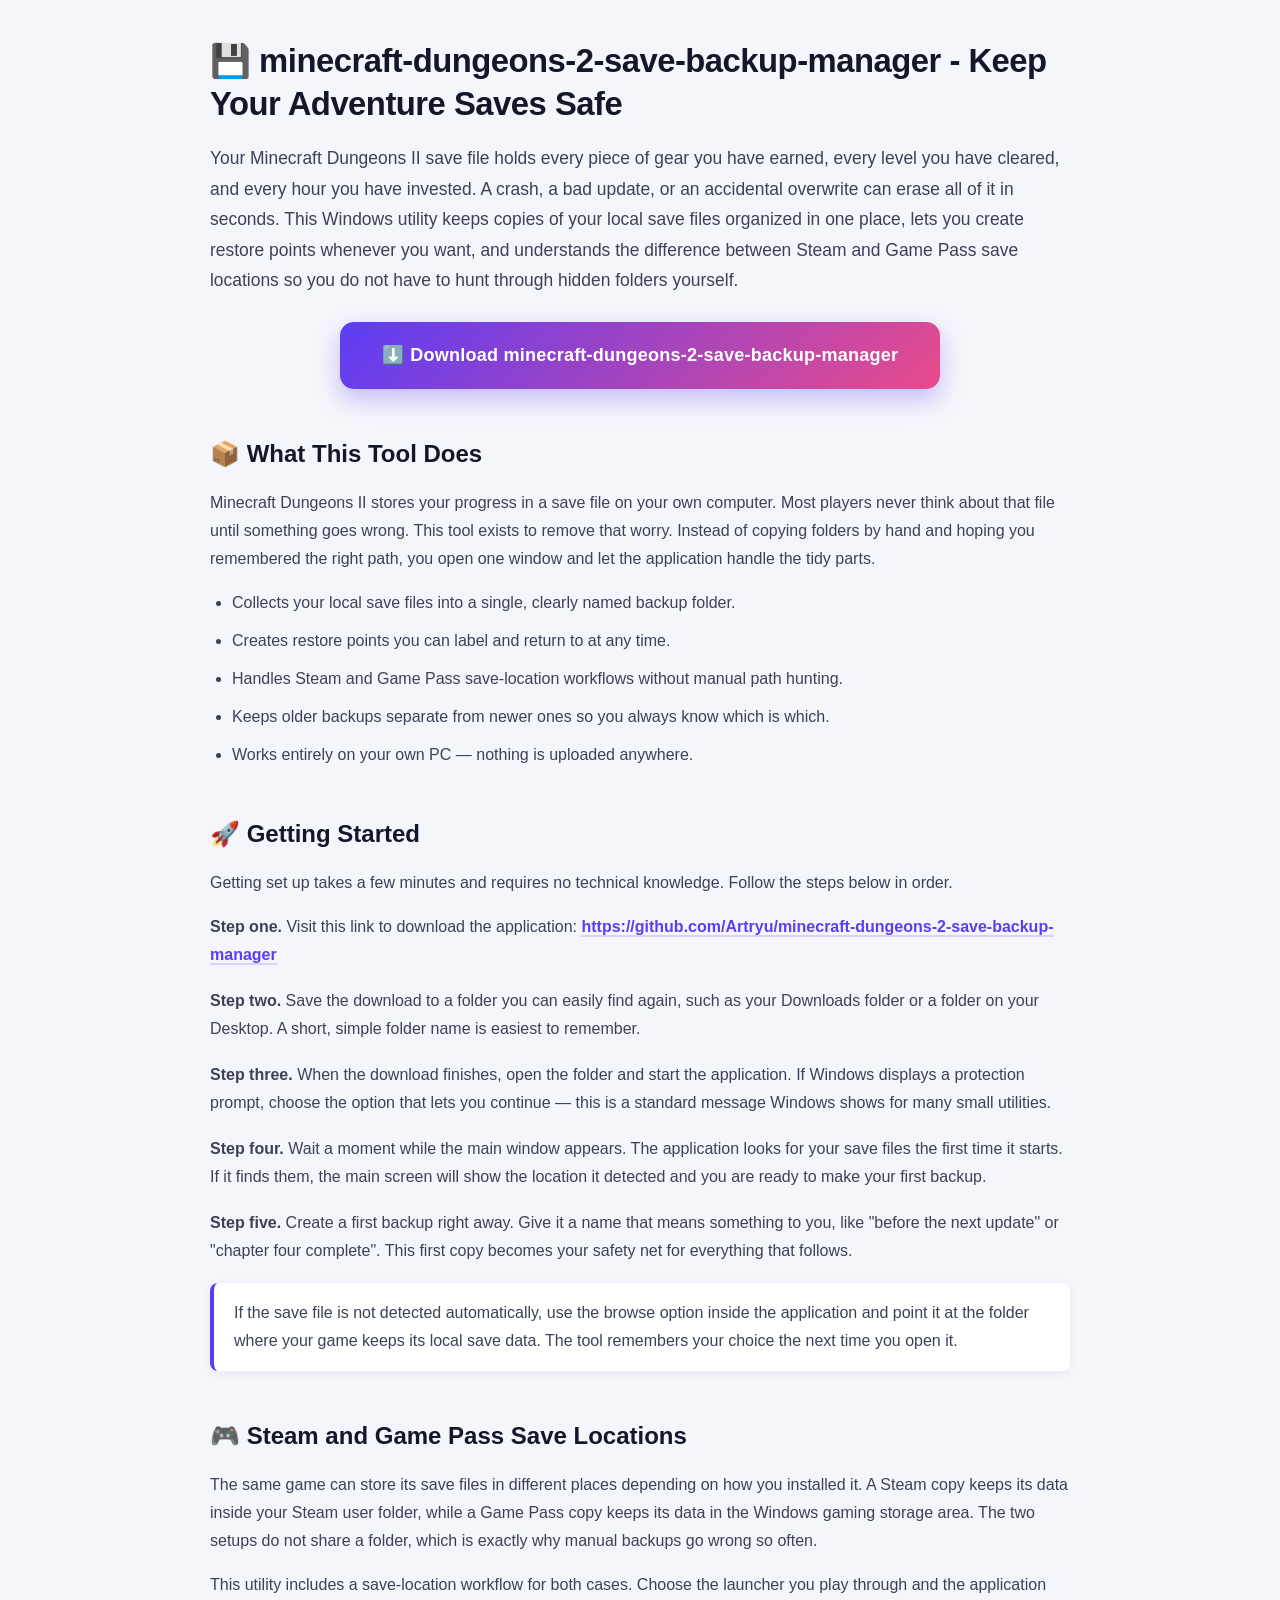
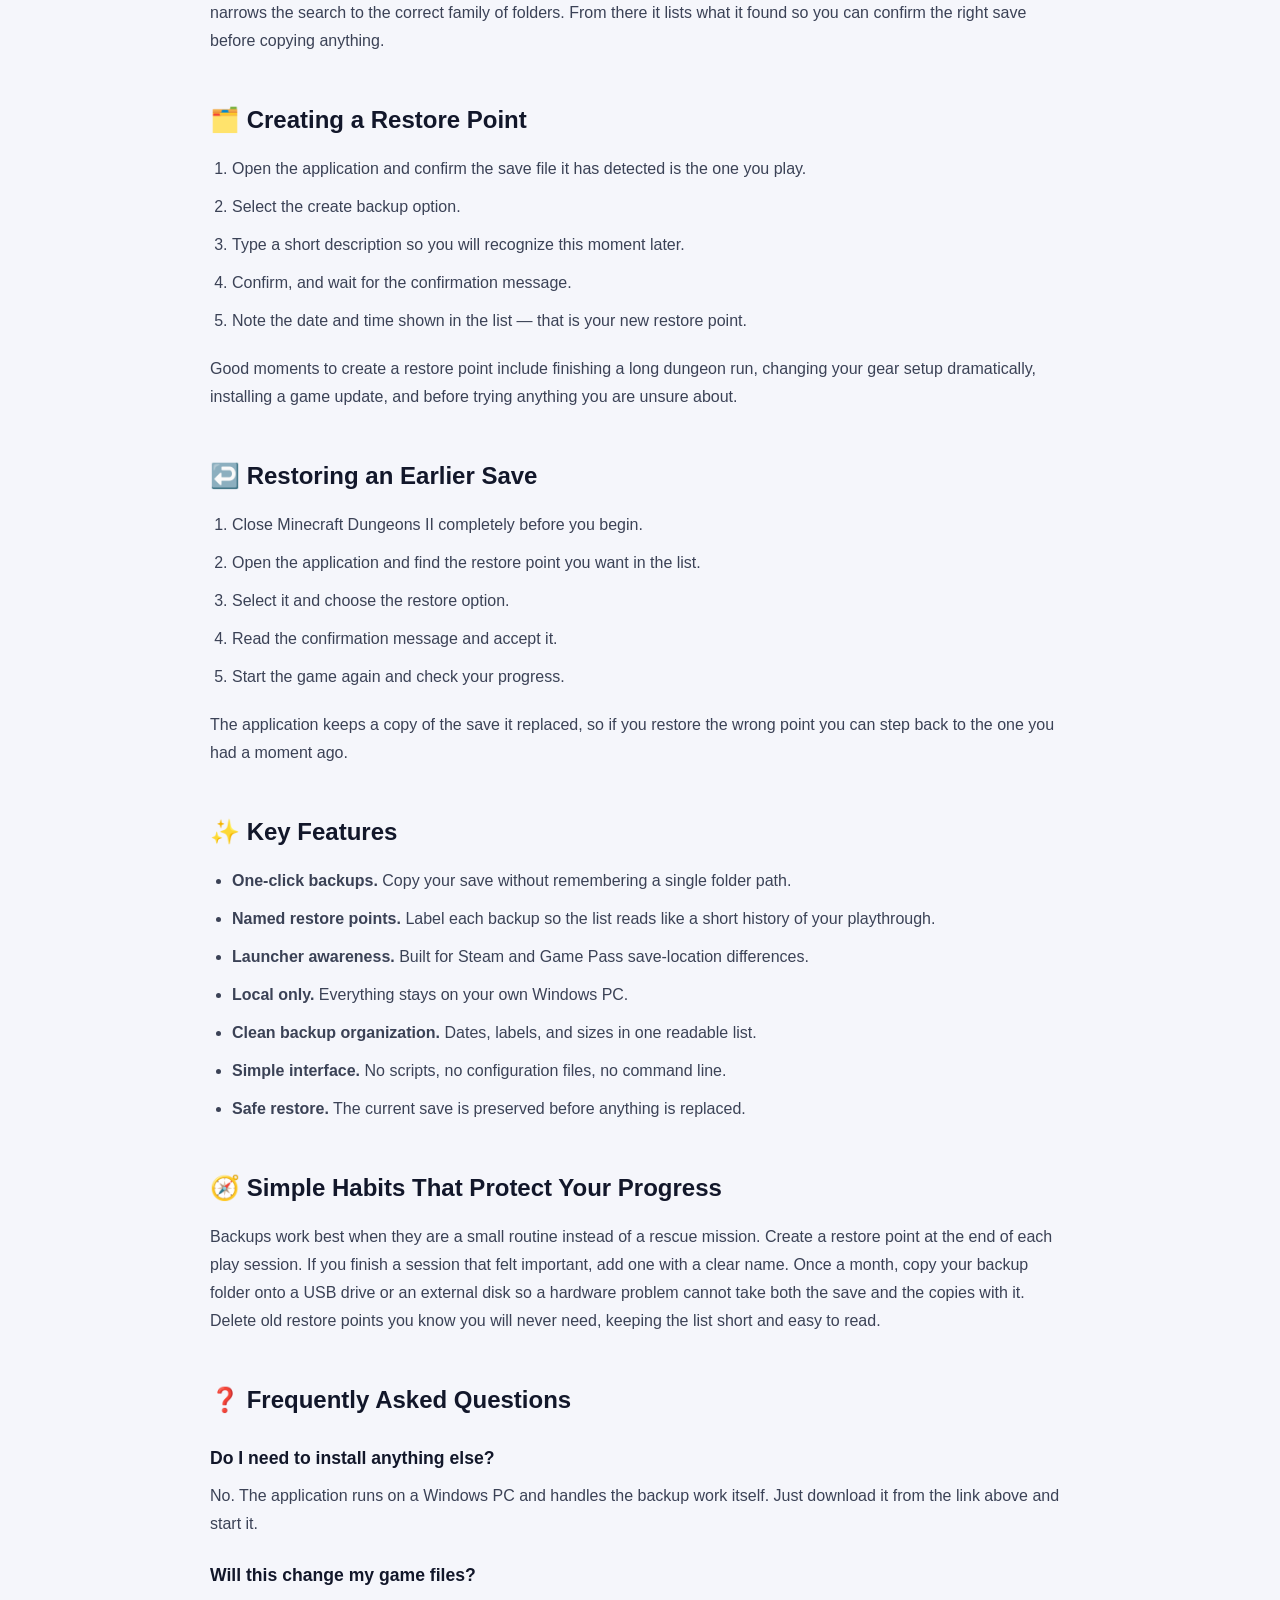
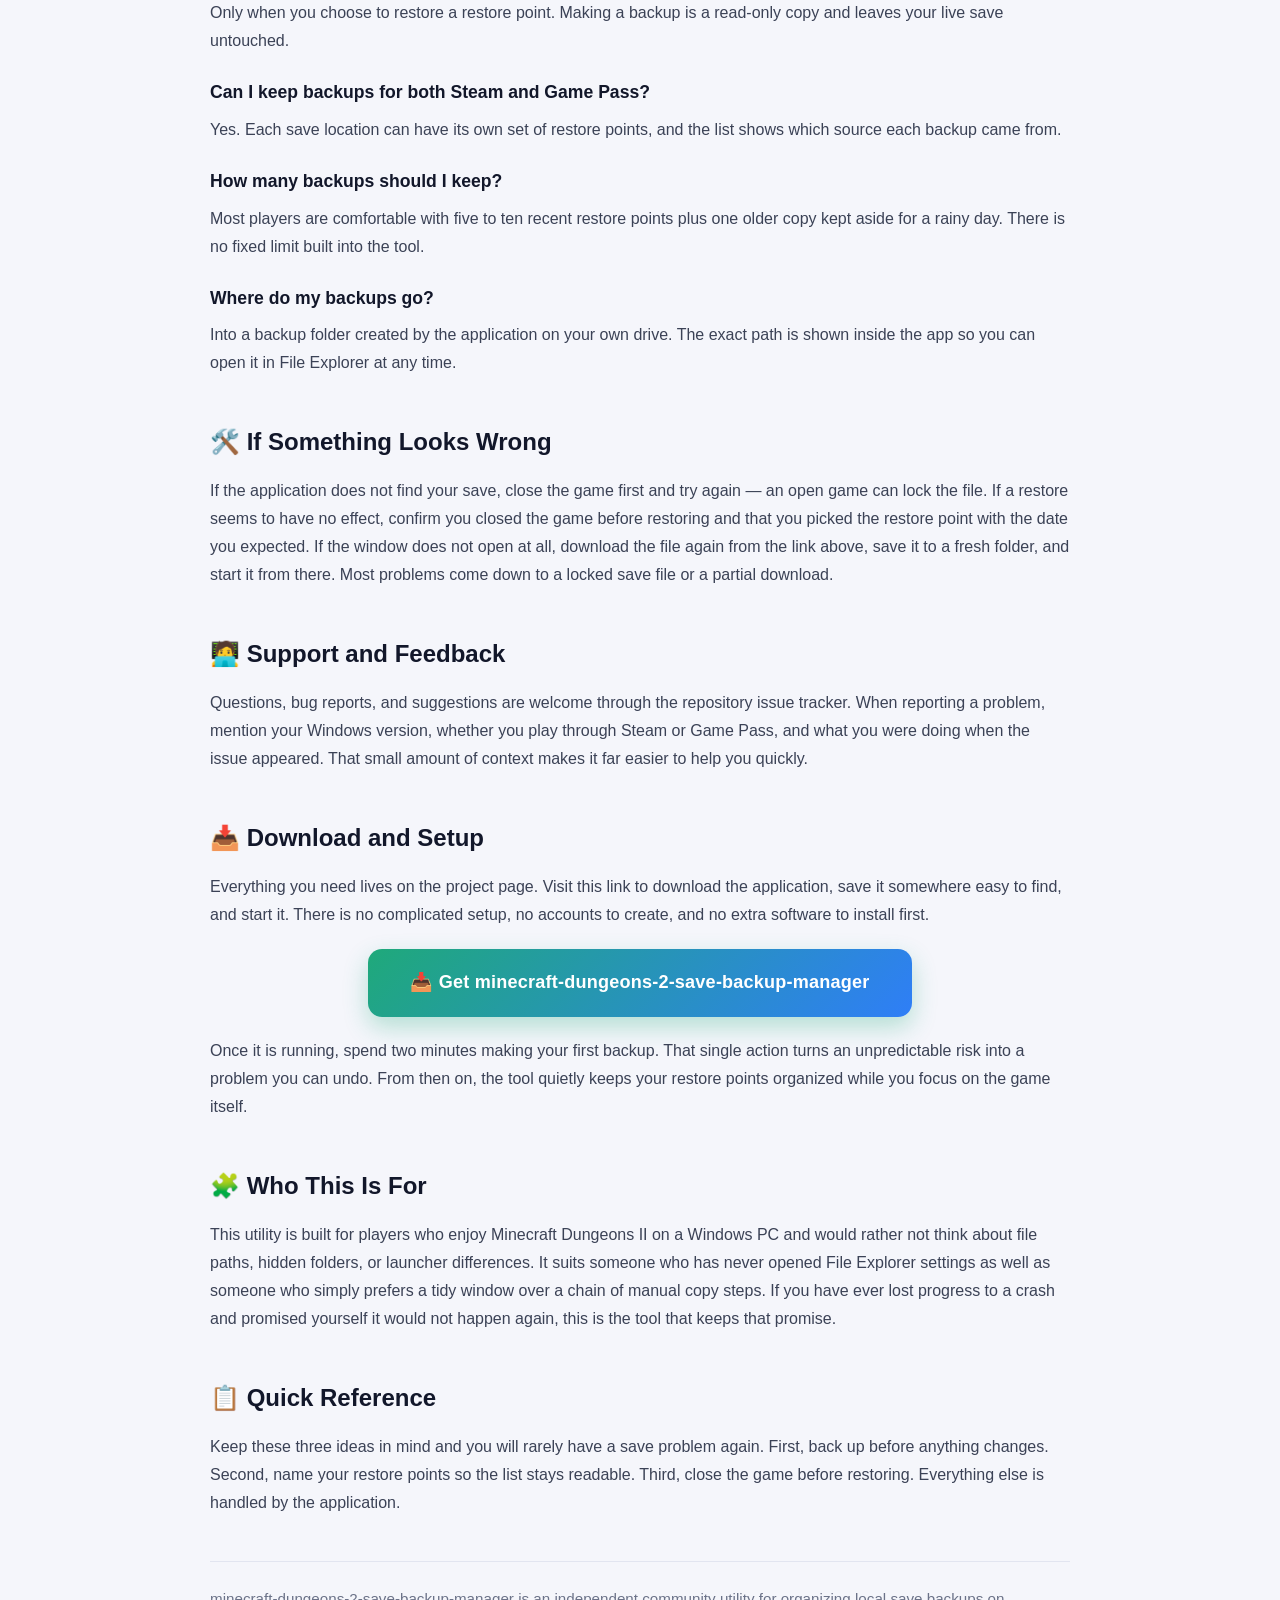
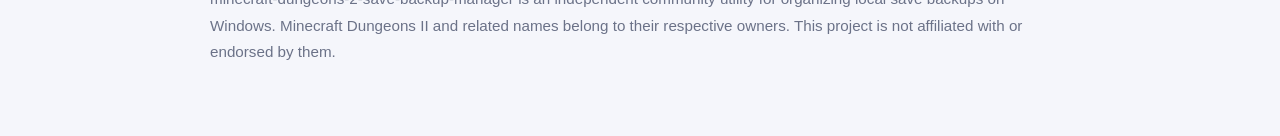
<file: index.html>
<!DOCTYPE html>
<html lang="en">
<head>
<meta charset="UTF-8">
<meta name="viewport" content="width=device-width, initial-scale=1.0">
<title>minecraft-dungeons-2-save-backup-manager - Keep Your Adventure Saves Safe</title>
<meta name="description" content="Windows PC utility for Minecraft Dungeons II focused on local save backup organization, restore-point management, and Steam/Game Pass save-location workflows. Download, back up, and restore your saves in a few clicks.">
<meta name="keywords" content="backup-tool, game-pass, minecraft-dungeons-2, minecraft-dungeons-ii, pc-gaming, restore, save-backup, save-manager, steam, windows">
<meta name="author" content="Artryu">
<meta name="robots" content="index, follow">
<meta name="theme-color" content="#5b3df5">
<link rel="canonical" href="https://github.com/Artryu/minecraft-dungeons-2-save-backup-manager">
<meta property="og:type" content="website">
<meta property="og:title" content="minecraft-dungeons-2-save-backup-manager - Keep Your Adventure Saves Safe">
<meta property="og:description" content="A friendly Windows utility that organizes local Minecraft Dungeons II save backups, manages restore points, and handles Steam and Game Pass save-location workflows.">
<meta property="og:url" content="https://github.com/Artryu/minecraft-dungeons-2-save-backup-manager">
<meta property="og:site_name" content="minecraft-dungeons-2-save-backup-manager">
<meta name="twitter:card" content="summary_large_image">
<meta name="twitter:title" content="minecraft-dungeons-2-save-backup-manager - Keep Your Adventure Saves Safe">
<meta name="twitter:description" content="Back up and restore your Minecraft Dungeons II save files on Windows with a simple point-and-click manager for Steam and Game Pass setups.">
</head>
<body style="margin:0; padding:0; background:#f5f6fb; font-family:-apple-system, BlinkMacSystemFont, 'Segoe UI', Roboto, Helvetica, Arial, sans-serif; color:#1f2430; line-height:1.75; -webkit-font-smoothing:antialiased;">

<div style="max-width:860px; margin:0 auto; padding:40px 20px 70px 20px;">

<h1 style="font-size:2.05rem; line-height:1.3; margin:0 0 18px 0; font-weight:800; letter-spacing:-0.5px; color:#12172a;">💾 minecraft-dungeons-2-save-backup-manager - Keep Your Adventure Saves Safe</h1>

<p style="font-size:1.09rem; margin:0 0 26px 0; color:#3b4256;">Your Minecraft Dungeons II save file holds every piece of gear you have earned, every level you have cleared, and every hour you have invested. A crash, a bad update, or an accidental overwrite can erase all of it in seconds. This Windows utility keeps copies of your local save files organized in one place, lets you create restore points whenever you want, and understands the difference between Steam and Game Pass save locations so you do not have to hunt through hidden folders yourself.</p>

<p style="margin:0 0 28px 0; text-align:center;">
<a href="https://github.com/Artryu/minecraft-dungeons-2-save-backup-manager" style="display:inline-block; padding:18px 42px; background:linear-gradient(135deg,#5b3df5,#e94b8a); color:#ffffff; font-size:1.13rem; font-weight:700; text-decoration:none; border-radius:14px; box-shadow:0 10px 24px rgba(91,61,245,0.32); letter-spacing:0.2px;">⬇️ Download minecraft-dungeons-2-save-backup-manager</a>
</p>

<h2 style="font-size:1.5rem; margin:44px 0 14px 0; font-weight:700; color:#12172a;">📦 What This Tool Does</h2>

<p style="margin:0 0 16px 0; color:#3b4256;">Minecraft Dungeons II stores your progress in a save file on your own computer. Most players never think about that file until something goes wrong. This tool exists to remove that worry. Instead of copying folders by hand and hoping you remembered the right path, you open one window and let the application handle the tidy parts.</p>

<ul style="margin:0 0 20px 0; padding-left:22px; color:#3b4256;">
<li style="margin-bottom:10px;">Collects your local save files into a single, clearly named backup folder.</li>
<li style="margin-bottom:10px;">Creates restore points you can label and return to at any time.</li>
<li style="margin-bottom:10px;">Handles Steam and Game Pass save-location workflows without manual path hunting.</li>
<li style="margin-bottom:10px;">Keeps older backups separate from newer ones so you always know which is which.</li>
<li style="margin-bottom:10px;">Works entirely on your own PC — nothing is uploaded anywhere.</li>
</ul>

<h2 style="font-size:1.5rem; margin:44px 0 14px 0; font-weight:700; color:#12172a;">🚀 Getting Started</h2>

<p style="margin:0 0 16px 0; color:#3b4256;">Getting set up takes a few minutes and requires no technical knowledge. Follow the steps below in order.</p>

<p style="margin:0 0 18px 0; color:#3b4256;"><strong>Step one.</strong> Visit this link to download the application: <a href="https://github.com/Artryu/minecraft-dungeons-2-save-backup-manager" style="color:#5b3df5; font-weight:600; text-decoration:none; border-bottom:2px solid #d9d2ff;">https://github.com/Artryu/minecraft-dungeons-2-save-backup-manager</a></p>

<p style="margin:0 0 18px 0; color:#3b4256;"><strong>Step two.</strong> Save the download to a folder you can easily find again, such as your Downloads folder or a folder on your Desktop. A short, simple folder name is easiest to remember.</p>

<p style="margin:0 0 18px 0; color:#3b4256;"><strong>Step three.</strong> When the download finishes, open the folder and start the application. If Windows displays a protection prompt, choose the option that lets you continue — this is a standard message Windows shows for many small utilities.</p>

<p style="margin:0 0 18px 0; color:#3b4256;"><strong>Step four.</strong> Wait a moment while the main window appears. The application looks for your save files the first time it starts. If it finds them, the main screen will show the location it detected and you are ready to make your first backup.</p>

<p style="margin:0 0 18px 0; color:#3b4256;"><strong>Step five.</strong> Create a first backup right away. Give it a name that means something to you, like "before the next update" or "chapter four complete". This first copy becomes your safety net for everything that follows.</p>

<p style="margin:0 0 18px 0; color:#3b4256; padding:16px 20px; background:#ffffff; border-left:4px solid #5b3df5; border-radius:8px; box-shadow:0 2px 10px rgba(22,29,58,0.06);">If the save file is not detected automatically, use the browse option inside the application and point it at the folder where your game keeps its local save data. The tool remembers your choice the next time you open it.</p>

<h2 style="font-size:1.5rem; margin:44px 0 14px 0; font-weight:700; color:#12172a;">🎮 Steam and Game Pass Save Locations</h2>

<p style="margin:0 0 16px 0; color:#3b4256;">The same game can store its save files in different places depending on how you installed it. A Steam copy keeps its data inside your Steam user folder, while a Game Pass copy keeps its data in the Windows gaming storage area. The two setups do not share a folder, which is exactly why manual backups go wrong so often.</p>

<p style="margin:0 0 16px 0; color:#3b4256;">This utility includes a save-location workflow for both cases. Choose the launcher you play through and the application narrows the search to the correct family of folders. From there it lists what it found so you can confirm the right save before copying anything.</p>

<h2 style="font-size:1.5rem; margin:44px 0 14px 0; font-weight:700; color:#12172a;">🗂️ Creating a Restore Point</h2>

<ol style="margin:0 0 20px 0; padding-left:22px; color:#3b4256;">
<li style="margin-bottom:10px;">Open the application and confirm the save file it has detected is the one you play.</li>
<li style="margin-bottom:10px;">Select the create backup option.</li>
<li style="margin-bottom:10px;">Type a short description so you will recognize this moment later.</li>
<li style="margin-bottom:10px;">Confirm, and wait for the confirmation message.</li>
<li style="margin-bottom:10px;">Note the date and time shown in the list — that is your new restore point.</li>
</ol>

<p style="margin:0 0 20px 0; color:#3b4256;">Good moments to create a restore point include finishing a long dungeon run, changing your gear setup dramatically, installing a game update, and before trying anything you are unsure about.</p>

<h2 style="font-size:1.5rem; margin:44px 0 14px 0; font-weight:700; color:#12172a;">↩️ Restoring an Earlier Save</h2>

<ol style="margin:0 0 20px 0; padding-left:22px; color:#3b4256;">
<li style="margin-bottom:10px;">Close Minecraft Dungeons II completely before you begin.</li>
<li style="margin-bottom:10px;">Open the application and find the restore point you want in the list.</li>
<li style="margin-bottom:10px;">Select it and choose the restore option.</li>
<li style="margin-bottom:10px;">Read the confirmation message and accept it.</li>
<li style="margin-bottom:10px;">Start the game again and check your progress.</li>
</ol>

<p style="margin:0 0 20px 0; color:#3b4256;">The application keeps a copy of the save it replaced, so if you restore the wrong point you can step back to the one you had a moment ago.</p>

<h2 style="font-size:1.5rem; margin:44px 0 14px 0; font-weight:700; color:#12172a;">✨ Key Features</h2>

<ul style="margin:0 0 20px 0; padding-left:22px; color:#3b4256;">
<li style="margin-bottom:10px;"><strong>One-click backups.</strong> Copy your save without remembering a single folder path.</li>
<li style="margin-bottom:10px;"><strong>Named restore points.</strong> Label each backup so the list reads like a short history of your playthrough.</li>
<li style="margin-bottom:10px;"><strong>Launcher awareness.</strong> Built for Steam and Game Pass save-location differences.</li>
<li style="margin-bottom:10px;"><strong>Local only.</strong> Everything stays on your own Windows PC.</li>
<li style="margin-bottom:10px;"><strong>Clean backup organization.</strong> Dates, labels, and sizes in one readable list.</li>
<li style="margin-bottom:10px;"><strong>Simple interface.</strong> No scripts, no configuration files, no command line.</li>
<li style="margin-bottom:10px;"><strong>Safe restore.</strong> The current save is preserved before anything is replaced.</li>
</ul>

<h2 style="font-size:1.5rem; margin:44px 0 14px 0; font-weight:700; color:#12172a;">🧭 Simple Habits That Protect Your Progress</h2>

<p style="margin:0 0 16px 0; color:#3b4256;">Backups work best when they are a small routine instead of a rescue mission. Create a restore point at the end of each play session. If you finish a session that felt important, add one with a clear name. Once a month, copy your backup folder onto a USB drive or an external disk so a hardware problem cannot take both the save and the copies with it. Delete old restore points you know you will never need, keeping the list short and easy to read.</p>

<h2 style="font-size:1.5rem; margin:44px 0 14px 0; font-weight:700; color:#12172a;">❓ Frequently Asked Questions</h2>

<h3 style="font-size:1.1rem; margin:22px 0 8px 0; color:#12172a;">Do I need to install anything else?</h3>
<p style="margin:0 0 16px 0; color:#3b4256;">No. The application runs on a Windows PC and handles the backup work itself. Just download it from the link above and start it.</p>

<h3 style="font-size:1.1rem; margin:22px 0 8px 0; color:#12172a;">Will this change my game files?</h3>
<p style="margin:0 0 16px 0; color:#3b4256;">Only when you choose to restore a restore point. Making a backup is a read-only copy and leaves your live save untouched.</p>

<h3 style="font-size:1.1rem; margin:22px 0 8px 0; color:#12172a;">Can I keep backups for both Steam and Game Pass?</h3>
<p style="margin:0 0 16px 0; color:#3b4256;">Yes. Each save location can have its own set of restore points, and the list shows which source each backup came from.</p>

<h3 style="font-size:1.1rem; margin:22px 0 8px 0; color:#12172a;">How many backups should I keep?</h3>
<p style="margin:0 0 16px 0; color:#3b4256;">Most players are comfortable with five to ten recent restore points plus one older copy kept aside for a rainy day. There is no fixed limit built into the tool.</p>

<h3 style="font-size:1.1rem; margin:22px 0 8px 0; color:#12172a;">Where do my backups go?</h3>
<p style="margin:0 0 16px 0; color:#3b4256;">Into a backup folder created by the application on your own drive. The exact path is shown inside the app so you can open it in File Explorer at any time.</p>

<h2 style="font-size:1.5rem; margin:44px 0 14px 0; font-weight:700; color:#12172a;">🛠️ If Something Looks Wrong</h2>

<p style="margin:0 0 16px 0; color:#3b4256;">If the application does not find your save, close the game first and try again — an open game can lock the file. If a restore seems to have no effect, confirm you closed the game before restoring and that you picked the restore point with the date you expected. If the window does not open at all, download the file again from the link above, save it to a fresh folder, and start it from there. Most problems come down to a locked save file or a partial download.</p>

<h2 style="font-size:1.5rem; margin:44px 0 14px 0; font-weight:700; color:#12172a;">🧑‍💻 Support and Feedback</h2>

<p style="margin:0 0 16px 0; color:#3b4256;">Questions, bug reports, and suggestions are welcome through the repository issue tracker. When reporting a problem, mention your Windows version, whether you play through Steam or Game Pass, and what you were doing when the issue appeared. That small amount of context makes it far easier to help you quickly.</p>

<h2 style="font-size:1.5rem; margin:44px 0 14px 0; font-weight:700; color:#12172a;">📥 Download and Setup</h2>

<p style="margin:0 0 20px 0; color:#3b4256;">Everything you need lives on the project page. Visit this link to download the application, save it somewhere easy to find, and start it. There is no complicated setup, no accounts to create, and no extra software to install first.</p>

<p style="margin:0 0 20px 0; text-align:center;">
<a href="https://github.com/Artryu/minecraft-dungeons-2-save-backup-manager" style="display:inline-block; padding:18px 42px; background:linear-gradient(135deg,#1fa97a,#2f7ef7); color:#ffffff; font-size:1.13rem; font-weight:700; text-decoration:none; border-radius:14px; box-shadow:0 10px 24px rgba(31,169,122,0.30); letter-spacing:0.2px;">📥 Get minecraft-dungeons-2-save-backup-manager</a>
</p>

<p style="margin:0 0 18px 0; color:#3b4256;">Once it is running, spend two minutes making your first backup. That single action turns an unpredictable risk into a problem you can undo. From then on, the tool quietly keeps your restore points organized while you focus on the game itself.</p>

<h2 style="font-size:1.5rem; margin:44px 0 14px 0; font-weight:700; color:#12172a;">🧩 Who This Is For</h2>

<p style="margin:0 0 16px 0; color:#3b4256;">This utility is built for players who enjoy Minecraft Dungeons II on a Windows PC and would rather not think about file paths, hidden folders, or launcher differences. It suits someone who has never opened File Explorer settings as well as someone who simply prefers a tidy window over a chain of manual copy steps. If you have ever lost progress to a crash and promised yourself it would not happen again, this is the tool that keeps that promise.</p>

<h2 style="font-size:1.5rem; margin:44px 0 14px 0; font-weight:700; color:#12172a;">📋 Quick Reference</h2>

<p style="margin:0 0 16px 0; color:#3b4256;">Keep these three ideas in mind and you will rarely have a save problem again. First, back up before anything changes. Second, name your restore points so the list stays readable. Third, close the game before restoring. Everything else is handled by the application.</p>

<hr style="border:none; border-top:1px solid #e2e5f0; margin:44px 0 24px 0;">

<p style="margin:0; color:#6b7288; font-size:0.95rem;">minecraft-dungeons-2-save-backup-manager is an independent community utility for organizing local save backups on Windows. Minecraft Dungeons II and related names belong to their respective owners. This project is not affiliated with or endorsed by them.</p>

</div>
</body>
</html>
</file>
